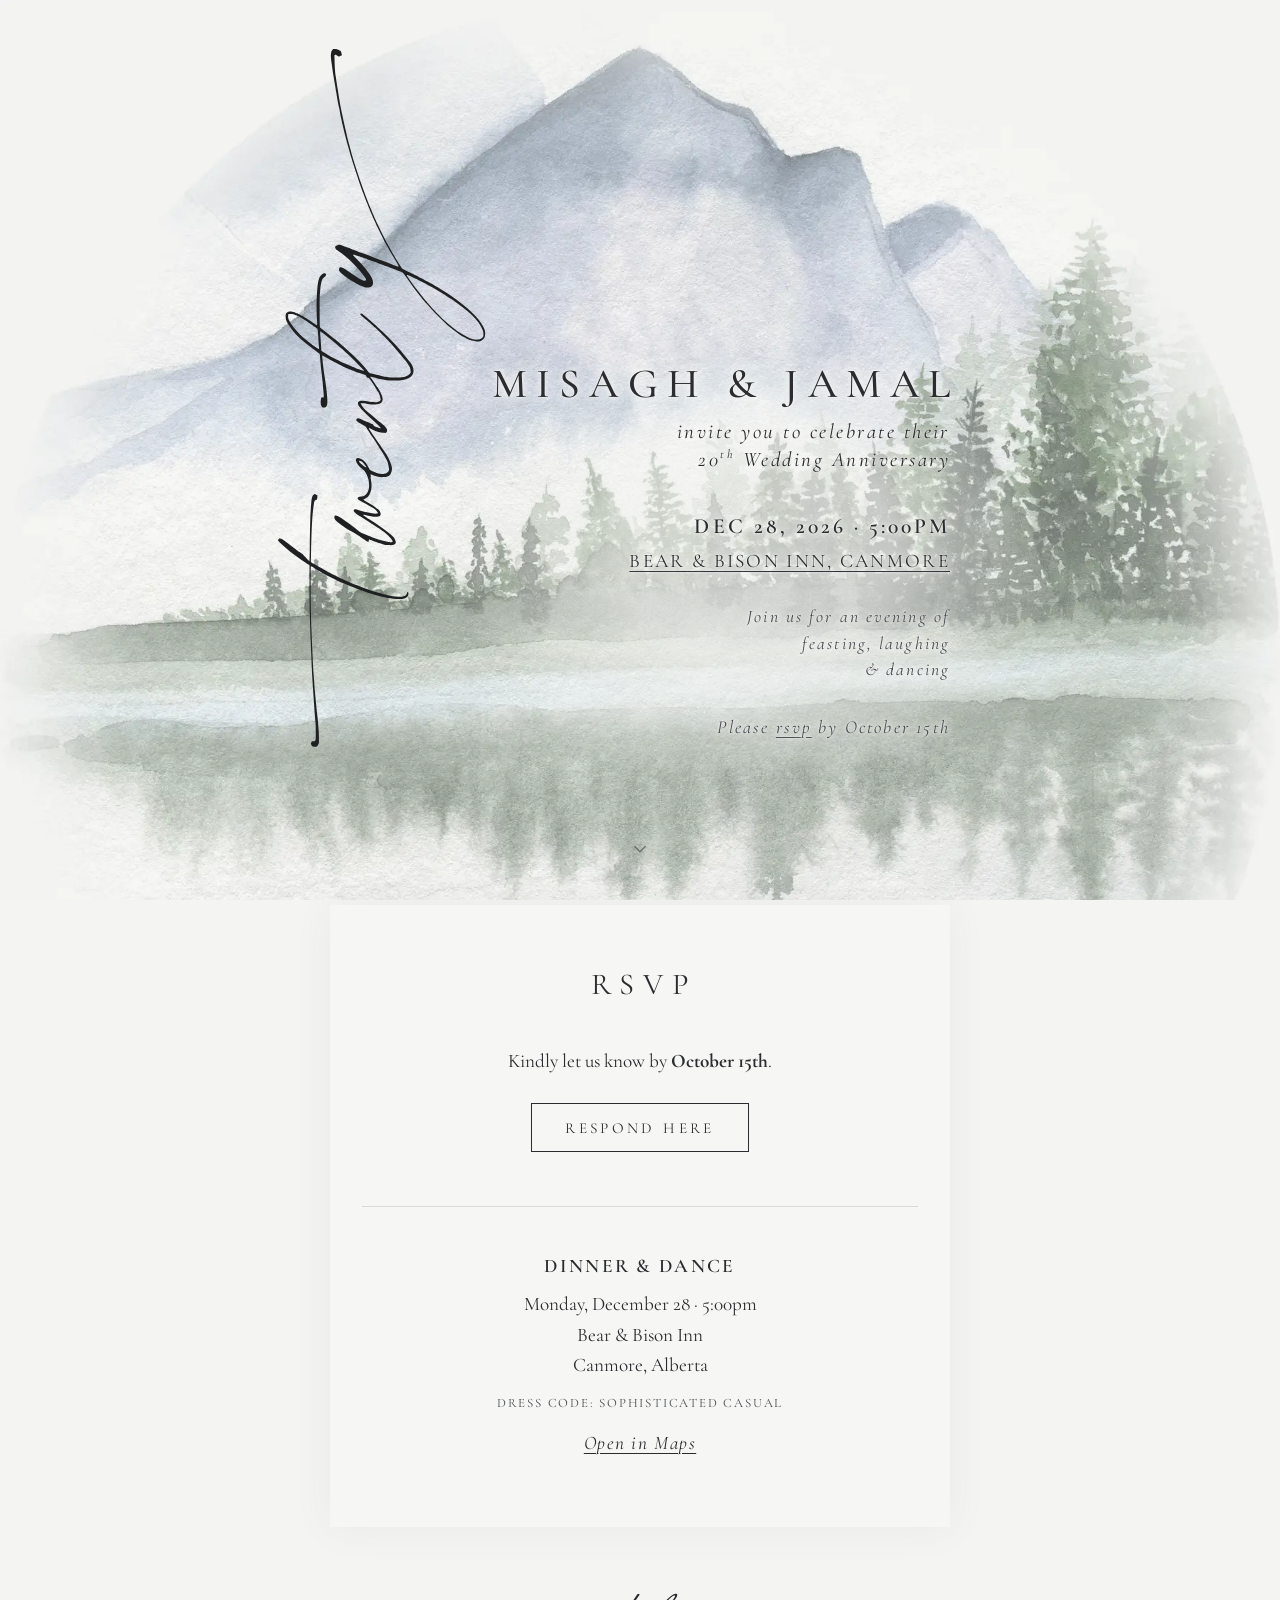
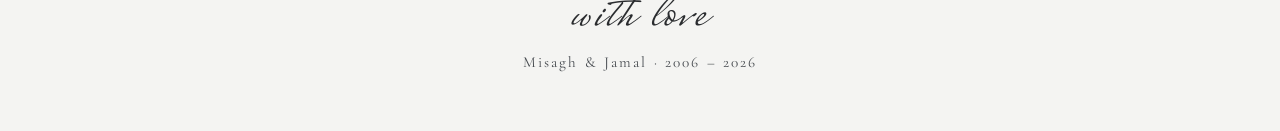
<file: index.html>
<!doctype html>
<html lang="en">
<head>
  <meta charset="utf-8">
  <meta name="viewport" content="width=device-width, initial-scale=1">
  <title>Misagh &amp; Jamal · Twenty Years</title>
  <meta name="description" content="Misagh &amp; Jamal invite you to celebrate their 20th Wedding Anniversary on December 28, 2026 at the Bear &amp; Bison Inn, Canmore.">
  <meta property="og:title" content="Misagh &amp; Jamal · Twenty Years">
  <meta property="og:description" content="Join us for an evening of feasting, laughing &amp; dancing. Dec 28, 2026 · Bear &amp; Bison Inn, Canmore.">
  <meta property="og:url" content="https://jamalandmisagh.com/">
  <meta property="og:type" content="website">
  <meta property="og:site_name" content="Misagh &amp; Jamal">
  <meta property="og:image" content="https://jamalandmisagh.com/images/og-preview-dec28.jpg">
  <meta property="og:image:type" content="image/jpeg">
  <meta property="og:image:width" content="1200">
  <meta property="og:image:height" content="630">
  <meta property="og:image:alt" content="Misagh &amp; Jamal · 20th Wedding Anniversary · December 28, 2026 · Canmore, over a watercolor mountain landscape">
  <meta name="twitter:card" content="summary_large_image">
  <meta name="theme-color" content="#eef0f3">
  <link rel="icon" href="favicon.svg" type="image/svg+xml">
  <link rel="preconnect" href="https://fonts.googleapis.com">
  <link rel="preconnect" href="https://fonts.gstatic.com" crossorigin>
  <link href="https://fonts.googleapis.com/css2?family=Cormorant+Garamond:ital,wght@0,400;0,500;0,600;1,400&family=Mrs+Saint+Delafield&display=swap" rel="stylesheet">
  <link rel="stylesheet" href="style.css?v=3">
</head>
<body>

  <!-- Watercolor landscape from the invitation, fixed behind everything -->
  <div class="scene" aria-hidden="true"></div>

  <main>
    <!-- Invitation -->
    <section class="card invite" aria-labelledby="names">
      <div class="content">
        <!-- Hand-lettered "twenty", traced from the printed invitation -->
        <img class="twenty-art" src="images/twenty.svg" alt="" width="378" height="1267">
        <h1 id="names" class="names">Misagh &amp; Jamal</h1>
        <p class="script-line">invite you to celebrate their<br>20<sup>th</sup> Wedding Anniversary</p>

        <p class="dates"><time datetime="2026-12-28T17:00">Dec 28, 2026 · 5:00pm</time></p>
        <p class="venue"><a href="https://maps.app.goo.gl/fs8TRH7Jm8coK18u9" target="_blank" rel="noopener">Bear &amp; Bison Inn, Canmore</a></p>

        <p class="blurb">Join us for an evening of<br>feasting, laughing<br>&amp; dancing</p>

        <p class="rsvp-note">Please <a href="#rsvp">rsvp</a> by October 15th</p>
      </div>
      <a class="scroll-cue" href="#rsvp" aria-label="Go to RSVP">
        <svg viewBox="0 0 24 24" width="22" height="22" aria-hidden="true"><path d="M6 9l6 6 6-6" fill="none" stroke="currentColor" stroke-width="1.5"/></svg>
      </a>
    </section>

    <!-- RSVP -->
    <section id="rsvp" class="card rsvp" aria-labelledby="rsvp-title">
      <h2 id="rsvp-title">RSVP</h2>
      <p>Kindly let us know by <strong>October 15th</strong>.</p>
      <a class="button" href="https://docs.google.com/forms/d/1eIwZ_5s504SLqRDgcukX5-Bvd0kJkQKY3XVQ4owKWN0/viewform" target="_blank" rel="noopener">Respond here</a>

      <div class="venue-block">
        <h3>Dinner &amp; Dance</h3>
        <p>Monday, December 28 · 5:00pm<br>Bear &amp; Bison Inn<br>Canmore, Alberta</p>
        <p class="dress">Dress code: Sophisticated Casual</p>
        <p><a class="text-link" href="https://maps.app.goo.gl/fs8TRH7Jm8coK18u9" target="_blank" rel="noopener">Open in Maps</a></p>
      </div>
    </section>
  </main>

  <footer>
    <p class="twenty small" aria-hidden="true">with love</p>
    <p>Misagh &amp; Jamal · 2006 – 2026</p>
  </footer>

</body>
</html>
</file>
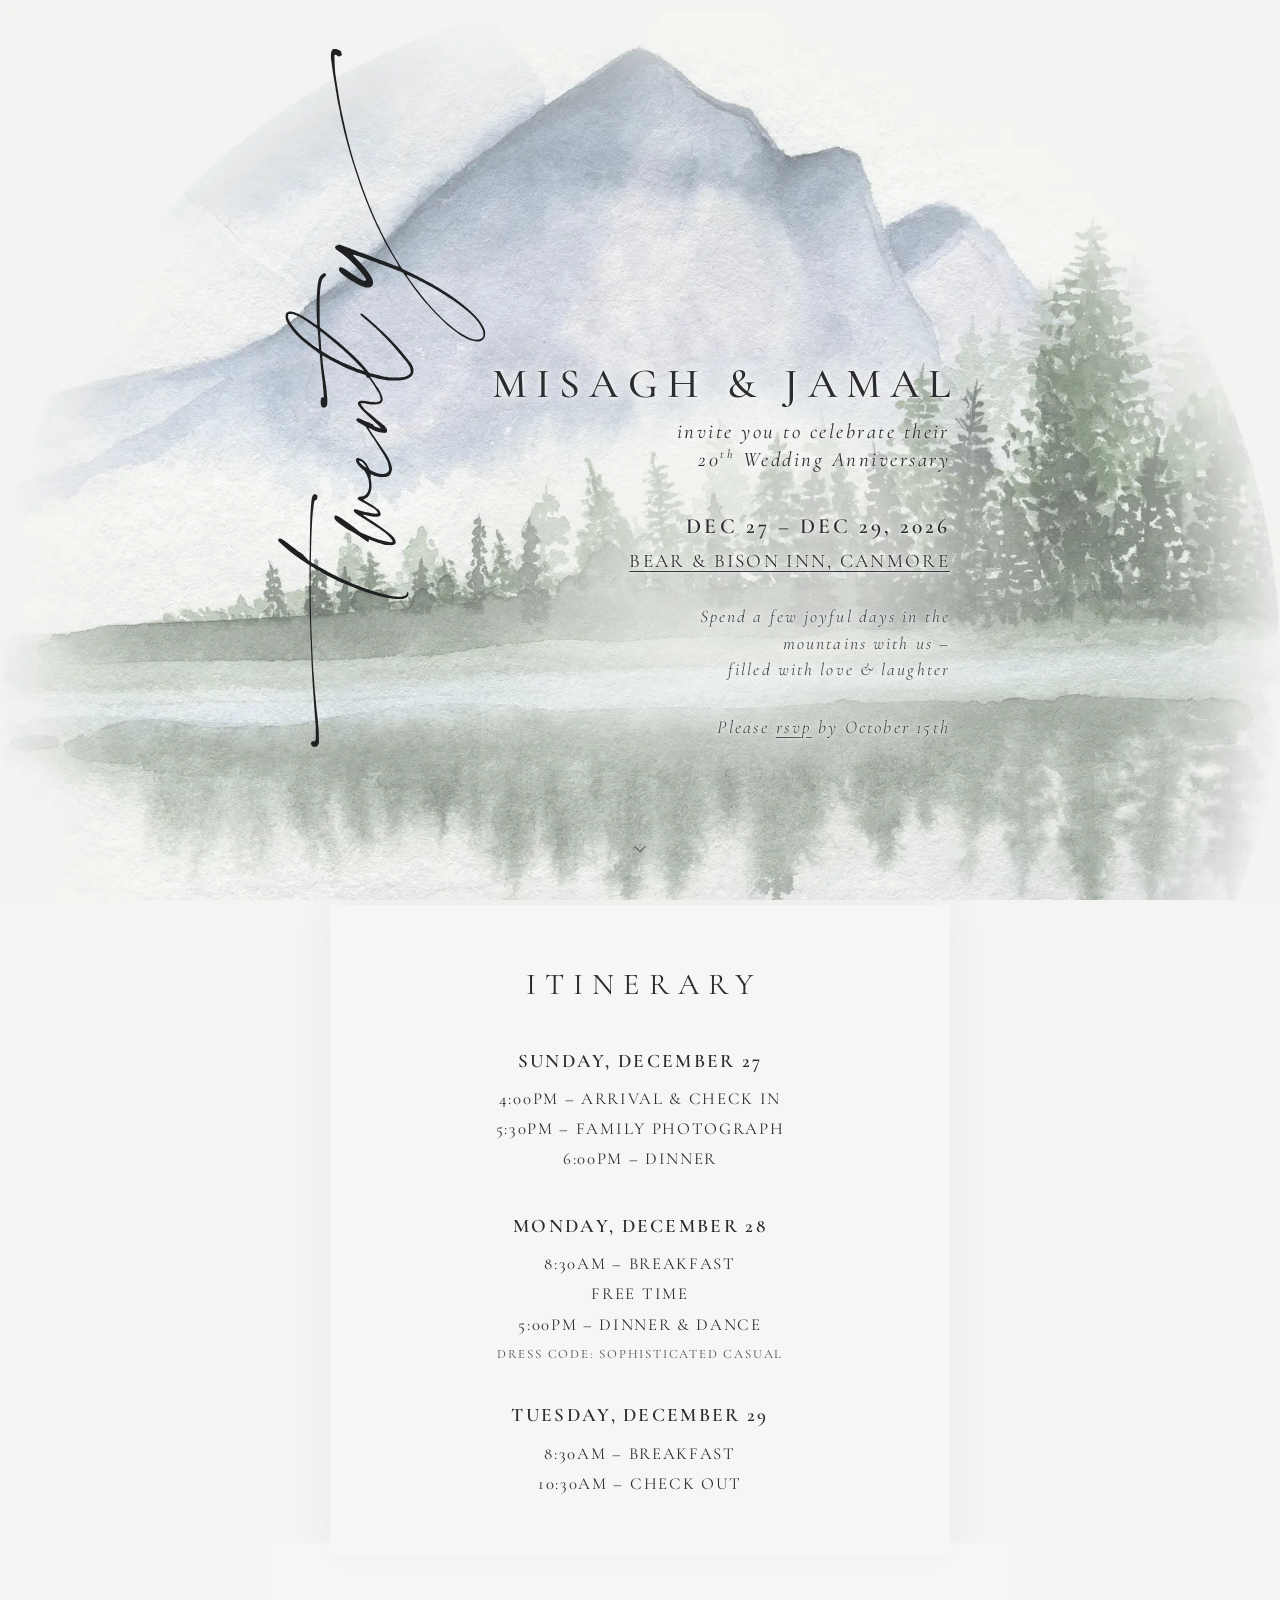
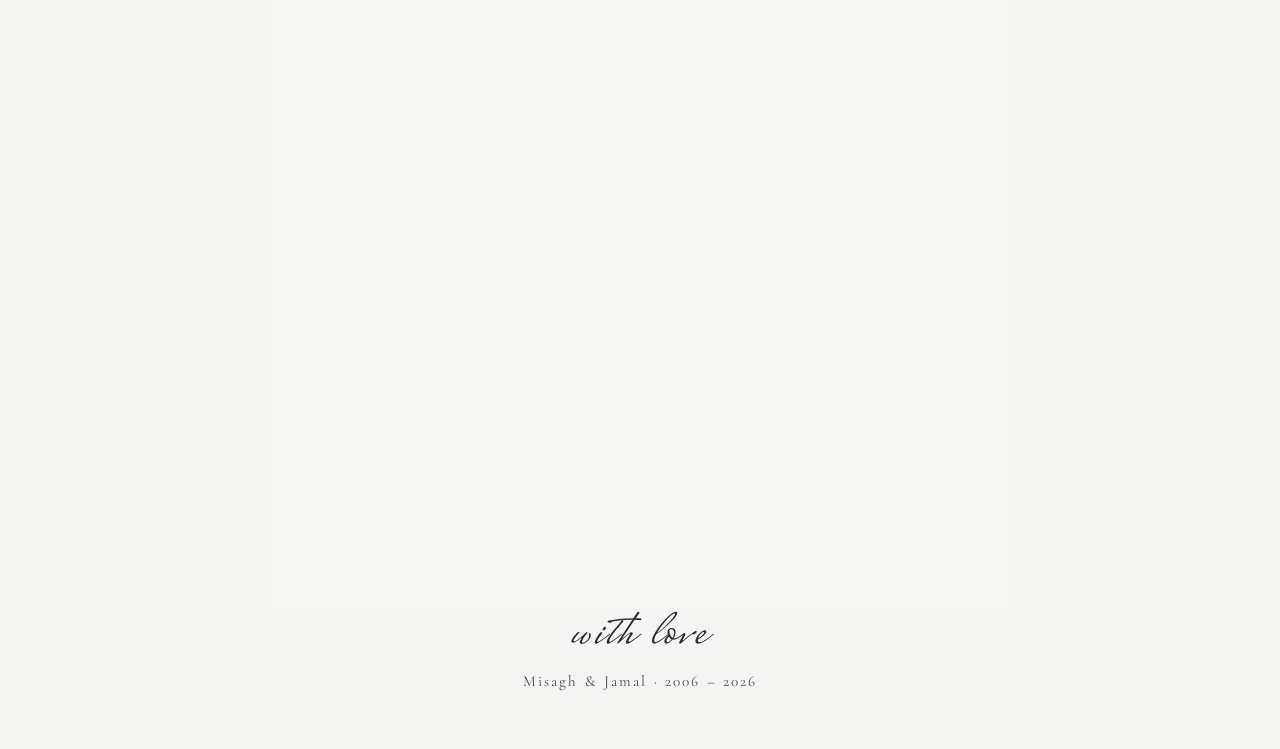
<file: family/index.html>
<!doctype html>
<html lang="en">
<head>
  <meta charset="utf-8">
  <meta name="viewport" content="width=device-width, initial-scale=1">
  <title>Misagh &amp; Jamal · Twenty Years</title>
  <meta name="description" content="Misagh &amp; Jamal invite you to celebrate their 20th Wedding Anniversary, December 27–29, 2026 at the Bear &amp; Bison Inn, Canmore.">
  <meta property="og:title" content="Misagh &amp; Jamal · Twenty Years">
  <meta property="og:description" content="Join us for a few joyful days in the mountains. Dec 27–29, 2026 · Bear &amp; Bison Inn, Canmore.">
  <meta property="og:url" content="https://jamalandmisagh.com/family/">
  <meta property="og:type" content="website">
  <meta property="og:site_name" content="Misagh &amp; Jamal">
  <meta property="og:image" content="https://jamalandmisagh.com/images/og-preview.jpg">
  <meta property="og:image:type" content="image/jpeg">
  <meta property="og:image:width" content="1200">
  <meta property="og:image:height" content="630">
  <meta property="og:image:alt" content="Misagh &amp; Jamal · 20th Wedding Anniversary · December 27–29, 2026 · Canmore, over a watercolor mountain landscape">
  <meta name="twitter:card" content="summary_large_image">
  <meta name="robots" content="noindex">
  <meta name="theme-color" content="#eef0f3">
  <link rel="icon" href="../favicon.svg" type="image/svg+xml">
  <link rel="preconnect" href="https://fonts.googleapis.com">
  <link rel="preconnect" href="https://fonts.gstatic.com" crossorigin>
  <link href="https://fonts.googleapis.com/css2?family=Cormorant+Garamond:ital,wght@0,400;0,500;0,600;1,400&family=Mrs+Saint+Delafield&display=swap" rel="stylesheet">
  <link rel="stylesheet" href="../style.css?v=3">
</head>
<body>

  <!-- Watercolor landscape from the invitation, fixed behind everything -->
  <div class="scene" aria-hidden="true"></div>

  <main>
    <!-- Invitation -->
    <section class="card invite" aria-labelledby="names">
      <div class="content">
        <!-- Hand-lettered "twenty", traced from the printed invitation -->
        <img class="twenty-art" src="../images/twenty.svg" alt="" width="378" height="1267">
        <h1 id="names" class="names">Misagh &amp; Jamal</h1>
        <p class="script-line">invite you to celebrate their<br>20<sup>th</sup> Wedding Anniversary</p>

        <p class="dates"><time datetime="2026-12-27">Dec 27</time> – <time datetime="2026-12-29">Dec 29, 2026</time></p>
        <p class="venue"><a href="https://maps.app.goo.gl/fs8TRH7Jm8coK18u9" target="_blank" rel="noopener">Bear &amp; Bison Inn, Canmore</a></p>

        <p class="blurb">Spend a few joyful days in the<br>mountains with us –<br>filled with love &amp; laughter</p>

        <p class="rsvp-note">Please <a href="#rsvp">rsvp</a> by October 15th</p>
      </div>
      <a class="scroll-cue" href="#itinerary" aria-label="See the itinerary">
        <svg viewBox="0 0 24 24" width="22" height="22" aria-hidden="true"><path d="M6 9l6 6 6-6" fill="none" stroke="currentColor" stroke-width="1.5"/></svg>
      </a>
    </section>

    <!-- Itinerary -->
    <section id="itinerary" class="card itinerary" aria-labelledby="itinerary-title">
      <h2 id="itinerary-title">Itinerary</h2>

      <div class="day">
        <h3>Sunday, December 27</h3>
        <ul>
          <li><span class="time">4:00pm</span> Arrival &amp; Check In</li>
          <li><span class="time">5:30pm</span> Family Photograph</li>
          <li><span class="time">6:00pm</span> Dinner</li>
        </ul>
      </div>

      <div class="day">
        <h3>Monday, December 28</h3>
        <ul>
          <li><span class="time">8:30am</span> Breakfast</li>
          <li>Free Time</li>
          <li><span class="time">5:00pm</span> Dinner &amp; Dance</li>
        </ul>
        <p class="dress">Dress code: Sophisticated Casual</p>
      </div>

      <div class="day">
        <h3>Tuesday, December 29</h3>
        <ul>
          <li><span class="time">8:30am</span> Breakfast</li>
          <li><span class="time">10:30am</span> Check Out</li>
        </ul>
      </div>
    </section>

    <!-- RSVP -->
    <section id="rsvp" class="card rsvp" aria-labelledby="rsvp-title">
      <h2 id="rsvp-title">RSVP</h2>
      <p>Kindly let us know by <strong>October 15th</strong>.</p>
      <a class="button" href="https://docs.google.com/forms/d/1eIwZ_5s504SLqRDgcukX5-Bvd0kJkQKY3XVQ4owKWN0/viewform" target="_blank" rel="noopener">Respond here</a>

      <div class="venue-block">
        <h3>The Venue</h3>
        <p>Bear &amp; Bison Inn<br>Canmore, Alberta</p>
        <a class="text-link" href="https://maps.app.goo.gl/fs8TRH7Jm8coK18u9" target="_blank" rel="noopener">Open in Maps</a>
      </div>
    </section>
  </main>

  <footer>
    <p class="twenty small" aria-hidden="true">with love</p>
    <p>Misagh &amp; Jamal · 2006 – 2026</p>
  </footer>

</body>
</html>
</file>
<file: style.css>
:root {
  --ink: #2a2c2f;
  --ink-soft: #464a4f;
  --paper: #f4f4f2;
  --sage: #7f9384;
  --slate: #8e96ab;
  --card: rgba(247, 247, 245, 0.72);
  --serif: "Cormorant Garamond", Georgia, "Times New Roman", serif;
  --script: "Mrs Saint Delafield", "Snell Roundhand", cursive;
}

* { box-sizing: border-box; }

html { scroll-behavior: smooth; }

body {
  margin: 0;
  background: var(--paper);
  color: var(--ink);
  font-family: var(--serif);
  font-size: 1.125rem;
  line-height: 1.6;
  -webkit-font-smoothing: antialiased;
  /* The mist behind the invite spills past the right edge on phones; without
     this the page gets wider than the screen and can be zoomed out off-center */
  overflow-x: hidden;
  overflow-x: clip;
}

.scene {
  position: fixed;
  inset: 0;
  width: 100%;
  height: 100%;
  z-index: -1;
  background: var(--paper) url("images/bg.jpg") center top / cover no-repeat;
  background-image: image-set(url("images/bg.webp") type("image/webp"), url("images/bg.jpg") type("image/jpeg"));
}

main {
  width: min(100% - 32px, 620px);
  margin: 0 auto;
}

a { color: inherit; }

.card {
  position: relative;
  text-align: center;
}

/* ---------- Invitation ---------- */

.invite {
  min-height: 100vh;
  min-height: 100svh;
  display: flex;
  align-items: flex-end;
  justify-content: flex-end;
  padding: 40vh 0 18vh;
}

.invite {
  /* Height of the "twenty" lettering; its width follows the SVG's aspect ratio */
  --tw-h: clamp(420px, 78vh, 700px);
  --tw-w: calc(var(--tw-h) * 378 / 1267);
  --tw-gutter: calc(var(--tw-w) * 0.66 + 12px);
}

.invite .content {
  position: relative;
  text-align: right;
  padding-left: var(--tw-gutter);
  text-shadow: 0 0 2px var(--paper), 0 0 6px var(--paper), 0 0 14px var(--paper);
}

/* Darker than the other italics: this line sits right over the darkest trees */
.invite .script-line { color: var(--ink); }

/* Soft mist behind the text so it stays legible over the trees */
.invite .content::before {
  content: "";
  position: absolute;
  inset: -12% 0;
  /* Start near the text, not at the far left where the "twenty" lettering sits */
  left: calc(var(--tw-gutter) - 40px);
  /* Extend past the text on the right, but never past the edge of the screen */
  right: calc(-1 * min(18%, max(16px, 50vw - 326px)));
  z-index: -1;
  background: radial-gradient(closest-side, rgba(244, 244, 242, 0.62) 45%, rgba(244, 244, 242, 0));
  pointer-events: none;
}

.twenty {
  font-family: var(--script);
  font-weight: 400;
  color: #1f2022;
  margin: 0;
  line-height: 1;
}

/* Sits just left of the text so the "y" loop clears the names */
.invite .twenty-art {
  position: absolute;
  left: calc(var(--tw-gutter) - var(--tw-w) - 6px);
  bottom: -0.3em;
  height: var(--tw-h);
  width: auto;
  pointer-events: none;
}

.names {
  font-weight: 500;
  font-size: clamp(1.9rem, 5vw, 2.6rem);
  letter-spacing: 0.22em;
  text-transform: uppercase;
  margin: 0 -0.22em 0.2em 0; /* offset trailing letter-spacing */
  line-height: 1.2;
}

.script-line,
.blurb,
.rsvp-note {
  font-style: italic;
  letter-spacing: 0.12em;
  color: var(--ink-soft);
  margin: 0;
}

.script-line { font-size: 1.3rem; line-height: 1.35; }
.script-line sup { font-size: 0.6em; }

.dates {
  margin: 1.6em 0 0.1em;
  font-weight: 600;
  font-size: 1.35rem;
  letter-spacing: 0.14em;
  text-transform: uppercase;
}

.venue {
  margin: 0;
  font-size: 1.2rem;
  letter-spacing: 0.12em;
  text-transform: uppercase;
}

.venue a,
.rsvp-note a,
.text-link {
  text-decoration-thickness: 1px;
  text-underline-offset: 0.2em;
  transition: color 0.2s;
}

.venue a:hover,
.rsvp-note a:hover,
.text-link:hover { color: var(--sage); }

.blurb { margin-top: 1.6em; font-size: 1.1rem; line-height: 1.5; }

.rsvp-note { margin-top: 1.6em; font-size: 1.15rem; }

.scroll-cue {
  position: absolute;
  bottom: 4vh;
  left: 50%;
  translate: -50% 0;
  color: var(--ink-soft);
  opacity: 0.7;
  animation: bob 2.4s ease-in-out infinite;
}

@keyframes bob {
  50% { transform: translateY(6px); }
}

/* ---------- Itinerary & RSVP ---------- */

.itinerary,
.rsvp {
  background: var(--card);
  backdrop-filter: blur(6px);
  -webkit-backdrop-filter: blur(6px);
  border-radius: 2px;
  padding: 56px 32px;
  margin-bottom: 48px;
  box-shadow: 0 1px 40px rgba(60, 70, 80, 0.06);
}

h2 {
  font-weight: 400;
  font-size: 1.9rem;
  letter-spacing: 0.3em;
  text-transform: uppercase;
  margin: 0 -0.3em 1.2em 0;
}

h3 {
  font-weight: 600;
  font-size: 1.2rem;
  letter-spacing: 0.12em;
  text-transform: uppercase;
  margin: 0 0 0.4em;
}

.day + .day { margin-top: 2em; }

.day ul {
  list-style: none;
  margin: 0;
  padding: 0;
  text-transform: uppercase;
  letter-spacing: 0.1em;
  font-size: 1.05rem;
}

.day li { line-height: 1.8; }

.time::after { content: " – "; }

.dress {
  margin: 0.3em 0 0;
  font-size: 0.8rem;
  letter-spacing: 0.14em;
  text-transform: uppercase;
  color: var(--ink-soft);
}

.rsvp p { margin: 0 0 1.4em; font-size: 1.2rem; }

.button {
  display: inline-block;
  padding: 0.75em 2.2em;
  border: 1px solid var(--ink);
  text-decoration: none;
  text-transform: uppercase;
  letter-spacing: 0.22em;
  font-size: 0.95rem;
  transition: background 0.25s, color 0.25s;
}

.button:hover,
.button:focus-visible {
  background: var(--ink);
  color: var(--paper);
}

.venue-block {
  margin-top: 3em;
  padding-top: 2.4em;
  border-top: 1px solid rgba(59, 61, 64, 0.15);
}

.venue-block p { margin-bottom: 0.6em; }
.venue-block .dress { font-size: 0.8rem; margin-bottom: 1.2em; }

.text-link {
  font-style: italic;
  letter-spacing: 0.08em;
}

/* ---------- Footer ---------- */

footer {
  text-align: center;
  padding: 16px 16px 56px;
  font-size: 0.95rem;
  letter-spacing: 0.14em;
  color: var(--ink-soft);
}

footer p { margin: 0; }
footer .twenty.small { font-size: 3.4rem; color: var(--ink); margin-bottom: 0.1em; }

/* ---------- Small screens ---------- */

@media (max-width: 560px) {
  .invite { padding-top: 34vh; }
  /* Tall enough that the "y" loop rises above the names, so the lettering can tuck in beside the text */
  .invite { --tw-h: clamp(540px, 70vh, 620px); --tw-gutter: 100px; }
  /* On phones the right-aligned line ends sit over the dark trees at the screen edge,
     so center the mist further right; the screen edge hides where it's cut off */
  .invite .content::before {
    background: radial-gradient(ellipse 72% 56% at 68% 50%, rgba(244, 244, 242, 0.62) 45%, rgba(244, 244, 242, 0));
  }
  /* Pull the text in from the right edge so it has room to breathe; the lettering
     is positioned from the text, so it moves left with it (plus a little extra) */
  .invite .content { padding-right: 20px; }
  .invite .twenty-art { left: calc(var(--tw-gutter) - var(--tw-w) * 0.64 - 8px); }
  /* Invite text scales down on narrower phones so the lettering and the text both fit */
  .names { font-size: min(1.5rem, 6vw); letter-spacing: 0.12em; margin-right: -0.12em; white-space: nowrap; }
  .script-line { font-size: min(1.1rem, 4.4vw); letter-spacing: 0.08em; }
  .dates { font-size: min(1.1rem, 4.4vw); letter-spacing: 0.1em; }
  .venue { font-size: min(0.95rem, 3.8vw); letter-spacing: 0.06em; }
  .blurb, .rsvp-note { font-size: min(1rem, 4vw); letter-spacing: 0.08em; }
  .itinerary, .rsvp { padding: 44px 20px; }
  h2 { font-size: 1.6rem; letter-spacing: 0.22em; margin-right: -0.22em; }
  .day ul { font-size: 0.95rem; }
}

@media (max-width: 380px) {
  .invite { --tw-gutter: 66px; }
}

@media (prefers-reduced-motion: reduce) {
  html { scroll-behavior: auto; }
  .scroll-cue { animation: none; }
}
</file>
